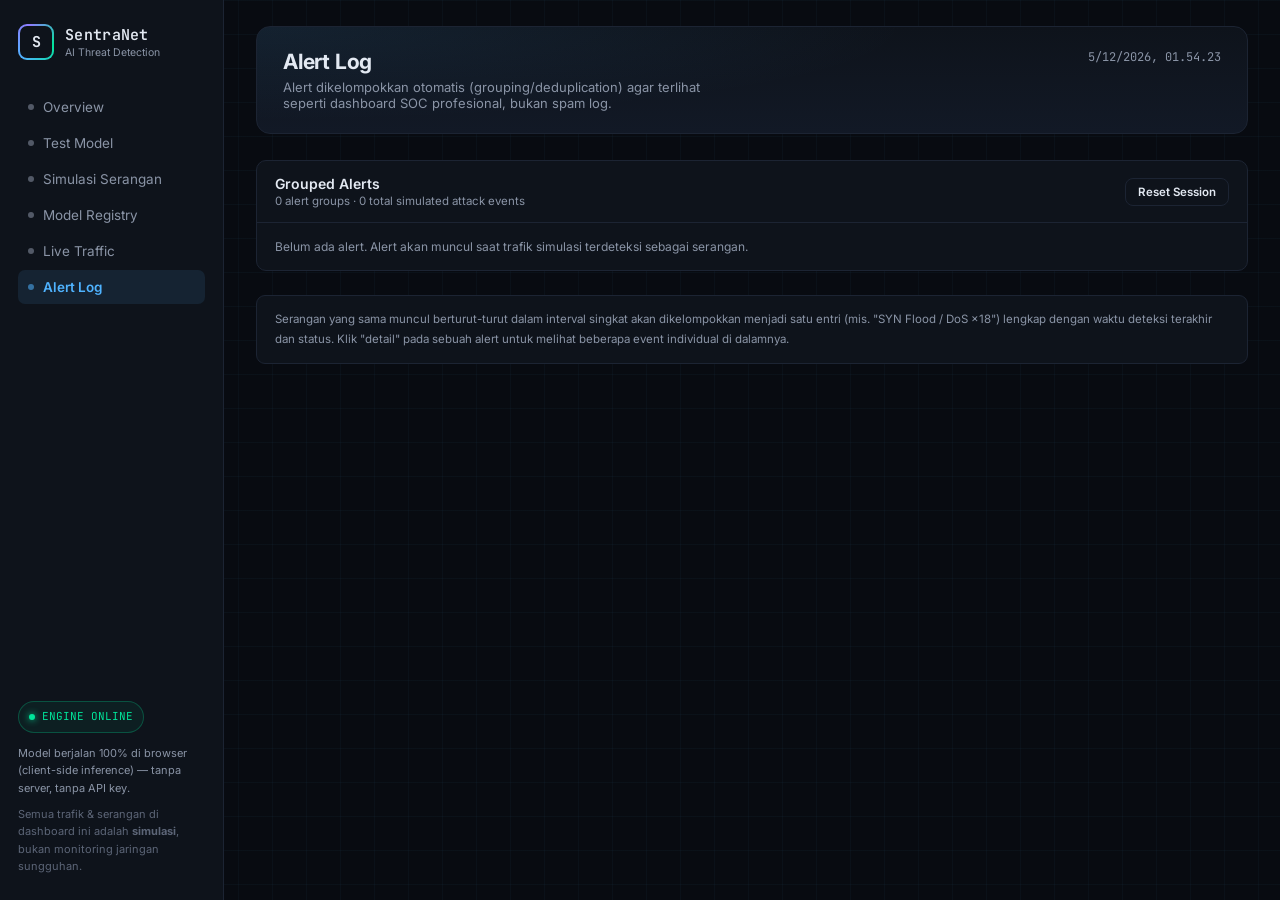
<file: alert-log.html>
<!DOCTYPE html>
<html lang="id">
<head>
<meta charset="UTF-8">
<meta name="viewport" content="width=device-width, initial-scale=1.0">
<title>Alert Log — SentraNet AI Threat Detection</title>
<link rel="preconnect" href="https://fonts.googleapis.com">
<link href="https://fonts.googleapis.com/css2?family=JetBrains+Mono:wght@400;500;600;700&family=Inter:wght@400;500;600;700;800&display=swap" rel="stylesheet">
<link rel="stylesheet" href="css/style.css">
</head>
<body>
<div class="app">
  <div id="sidebar-mount"></div>

  <main class="page">
    <div class="topbar">
      <div>
        <h1>Alert Log</h1>
        <p>Alert dikelompokkan otomatis (grouping/deduplication) agar terlihat seperti dashboard SOC profesional, bukan spam log.</p>
      </div>
      <div class="clock" id="clock">--:--:--</div>
    </div>

    <div class="panel">
      <div class="panel-head">
        <div>
          <h2>Grouped Alerts</h2>
          <div class="sub" id="alert-count">0 alert</div>
        </div>
        <button class="btn secondary small" id="btn-reset-session">Reset Session</button>
      </div>
      <div class="panel-body" id="alert-list" style="max-height:640px; overflow-y:auto;">
        <p style="color:var(--text-dim); font-size:12px;">Belum ada alert. Alert akan muncul saat trafik simulasi terdeteksi sebagai serangan.</p>
      </div>
    </div>

    <div class="footer-notice">
      Serangan yang sama muncul berturut-turut dalam interval singkat akan dikelompokkan menjadi satu entri (mis. "SYN Flood / DoS ×18") lengkap dengan waktu deteksi terakhir dan status. Klik "detail" pada sebuah alert untuk melihat beberapa event individual di dalamnya.
    </div>
  </main>
</div>

<div class="toast" id="toast"></div>

<script src="js/engine.js"></script>
<script src="js/ui.js"></script>
<script src="js/nav.js"></script>
<script>
(function(){
  const S = window.SentraNet, UI = window.SentraUI;

  function render(state){
    document.getElementById('alert-count').textContent = state.alerts.length + ' alert group' + (state.alerts.length===1?'':'s') +
      ' · ' + state.attackCount + ' total simulated attack events';
    const list = document.getElementById('alert-list');
    if(state.alerts.length===0){
      list.innerHTML = '<p style="color:var(--text-dim); font-size:12px;">Belum ada alert. Alert akan muncul saat trafik simulasi terdeteksi sebagai serangan.</p>';
      return;
    }
    list.innerHTML = '';
    state.alerts.forEach(a=>{
      const el = document.createElement('div');
      el.className = 'alert-item';
      const icon = a.severity === 'CRITICAL' || a.severity === 'HIGH' ? '' : 'warn';
      el.innerHTML = `
        <div class="alert-icon ${icon}">⚠</div>
        <div class="alert-text">
          <div class="row1">
            <span class="cat">${a.category}</span>
            <span class="sev-badge ${a.severity}">${a.severity}</span>
            <span style="color:var(--text-dim);">×${a.count} events</span>
            <span style="color:var(--text-faint); font-family:var(--mono); font-size:10px;">${a.status}</span>
          </div>
          <div class="meta">first: ${a.firstSeen} · last detected: ${a.lastSeen} · attack probability ${(a.lastProb*100).toFixed(1)}%</div>
          <span class="alert-expand" data-id="${a.id}">▸ detail event</span>
          <div class="alert-events" id="ev-${a.id}">
            ${a.events.map(e=>`<div>${e.time} — probability ${(e.prob*100).toFixed(1)}% — ${e.meta}</div>`).join('')}
          </div>
        </div>`;
      list.appendChild(el);
    });
    list.querySelectorAll('.alert-expand').forEach(btn=>{
      btn.addEventListener('click', ()=>{
        const id = btn.getAttribute('data-id');
        const ev = document.getElementById('ev-'+id);
        const open = ev.classList.toggle('show');
        btn.textContent = (open?'▾':'▸') + ' detail event';
      });
    });
  }

  window.addEventListener('DOMContentLoaded', ()=>{
    UI.startClock();
    S.onUpdate(render);
    render(S.loadState());

    document.getElementById('btn-reset-session').addEventListener('click', ()=>{
      if(confirm('Reset dashboard session? Ini akan menghapus traffic count, attack count, chart, dan alert log (model aktif tidak berubah).')){
        S.resetSession();
        render(S.loadState());
        UI.showToast('↺ Session direset.');
      }
    });
  });
})();
</script>
</body>
</html>
</file>
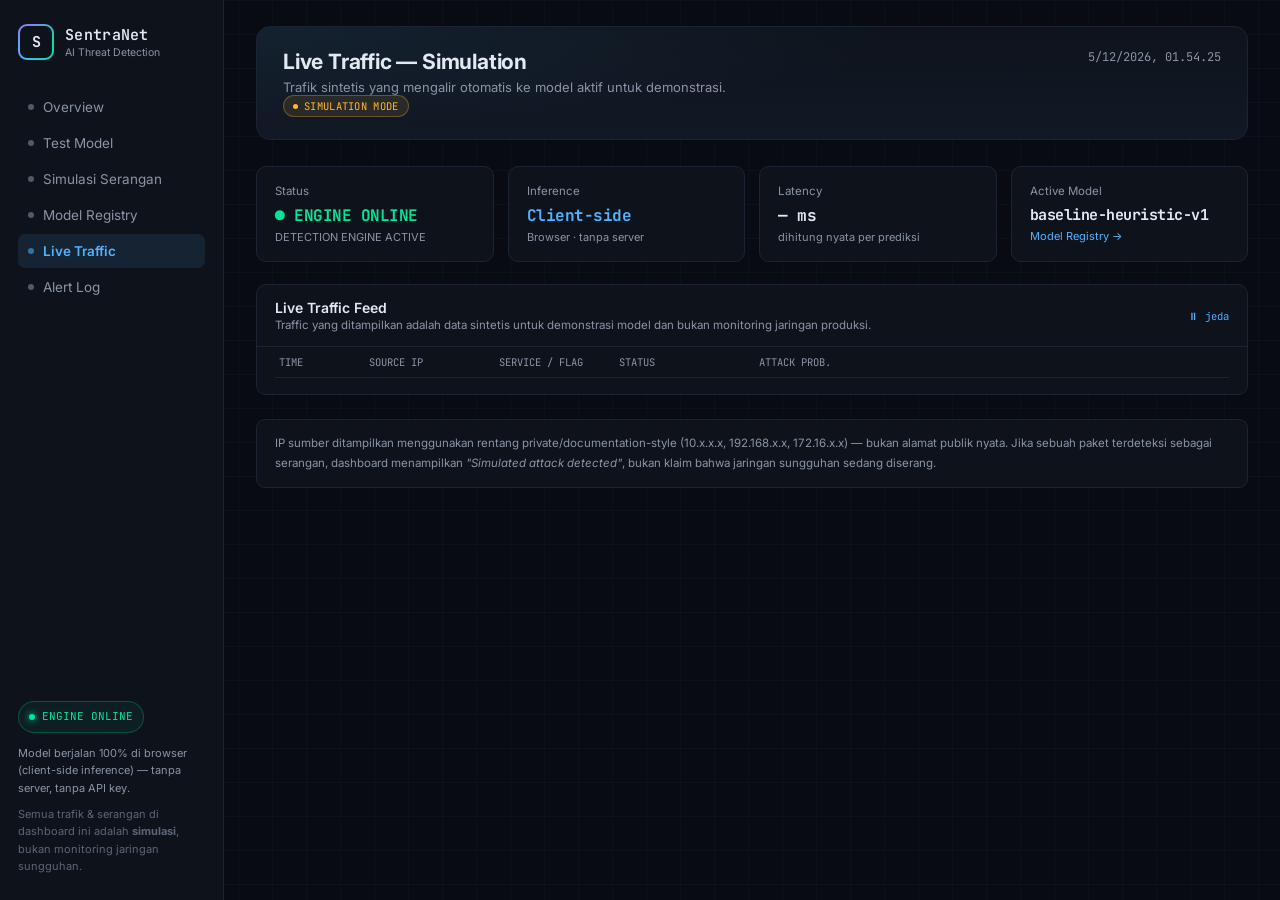
<file: live-traffic.html>
<!DOCTYPE html>
<html lang="id">
<head>
<meta charset="UTF-8">
<meta name="viewport" content="width=device-width, initial-scale=1.0">
<title>Live Traffic — SentraNet AI Threat Detection</title>
<link rel="preconnect" href="https://fonts.googleapis.com">
<link href="https://fonts.googleapis.com/css2?family=JetBrains+Mono:wght@400;500;600;700&family=Inter:wght@400;500;600;700;800&display=swap" rel="stylesheet">
<link rel="stylesheet" href="css/style.css">
</head>
<body>
<div class="app">
  <div id="sidebar-mount"></div>

  <main class="page">
    <div class="topbar">
      <div>
        <h1>Live Traffic — Simulation</h1>
        <p>Trafik sintetis yang mengalir otomatis ke model aktif untuk demonstrasi. <span class="sim-badge"><span class="dot"></span> SIMULATION MODE</span></p>
      </div>
      <div class="clock" id="clock">--:--:--</div>
    </div>

    <div class="grid-stats">
      <div class="stat-card">
        <div class="stat-label">Status</div>
        <div class="stat-value safe" style="font-size:16px;">● ENGINE ONLINE</div>
        <div class="stat-delta">DETECTION ENGINE ACTIVE</div>
      </div>
      <div class="stat-card">
        <div class="stat-label">Inference</div>
        <div class="stat-value info" style="font-size:16px;">Client-side</div>
        <div class="stat-delta">Browser · tanpa server</div>
      </div>
      <div class="stat-card">
        <div class="stat-label">Latency</div>
        <div class="stat-value" style="font-size:16px;" id="stat-latency">— ms</div>
        <div class="stat-delta">dihitung nyata per prediksi</div>
      </div>
      <div class="stat-card">
        <div class="stat-label">Active Model</div>
        <div class="stat-value" style="font-size:15px;" id="stat-model">baseline-heuristic-v1</div>
        <div class="stat-delta"><a href="model-registry.html" style="color:var(--accent-info); text-decoration:none;">Model Registry →</a></div>
      </div>
    </div>

    <div class="panel">
      <div class="panel-head">
        <div>
          <h2>Live Traffic Feed</h2>
          <div class="sub">Traffic yang ditampilkan adalah data sintetis untuk demonstrasi model dan bukan monitoring jaringan produksi.</div>
        </div>
        <span class="tag" id="feed-toggle-label" style="cursor:pointer; color:var(--accent-info);">⏸ jeda</span>
      </div>
      <div class="panel-body feed-wrap" style="padding-top:0;">
        <div class="feed-row head"><div>TIME</div><div>SOURCE IP</div><div>SERVICE / FLAG</div><div>STATUS</div><div>ATTACK PROB.</div></div>
        <div class="feed tall" id="feed"></div>
      </div>
    </div>

    <div class="footer-notice">
      IP sumber ditampilkan menggunakan rentang private/documentation-style (10.x.x.x, 192.168.x.x, 172.16.x.x) — bukan alamat publik nyata. Jika sebuah paket terdeteksi sebagai serangan, dashboard menampilkan <em>"Simulated attack detected"</em>, bukan klaim bahwa jaringan sungguhan sedang diserang.
    </div>
  </main>
</div>

<script src="js/engine.js"></script>
<script src="js/ui.js"></script>
<script src="js/nav.js"></script>
<script>
(function(){
  const S = window.SentraNet, UI = window.SentraUI;

  function render(state){
    const feed = document.getElementById('feed');
    feed.innerHTML = '';
    state.feed.forEach(e=>{
      const row = document.createElement('div');
      row.className = 'feed-row' + (e.isAttack?' attack':'');
      const statusLabel = e.isAttack ? ('🚨 ' + e.category) : 'NORMAL';
      row.innerHTML = `<div class="time">${e.time}</div>
        <div class="ip">${e.ip}</div>
        <div>${e.service}/${e.flag}</div>
        <div><span class="badge ${e.isAttack?'attack':'normal'}">${statusLabel}</span></div>
        <div class="conf">${(e.prob*100).toFixed(1)}%</div>`;
      feed.appendChild(row);
    });
    document.getElementById('feed-toggle-label').textContent = state.feedRunning ? '⏸ jeda' : '▶ lanjut';
  }

  function tick(){
    const state = S.loadState();
    if(!state.feedRunning) return;
    const sample = S.genRandomSample();
    const { probAttack, isAttack } = S.predict(sample);
    document.getElementById('stat-latency').textContent = S.getLastLatencyMs().toFixed(2) + ' ms';
    S.registerDetection(sample, probAttack, isAttack, isAttack ? S.classifyCategory(sample, probAttack) : null);
  }

  window.addEventListener('DOMContentLoaded', ()=>{
    UI.startClock();
    const model = S.getModel();
    document.getElementById('stat-model').textContent = (model.meta && model.meta.name) || 'baseline-heuristic-v1';

    S.onUpdate(render);
    render(S.loadState());

    document.getElementById('feed-toggle-label').addEventListener('click', ()=>{
      const state = S.loadState();
      state.feedRunning = !state.feedRunning;
      S.saveState(state);
    });

    setInterval(tick, 1400);
  });
})();
</script>
</body>
</html>
</file>
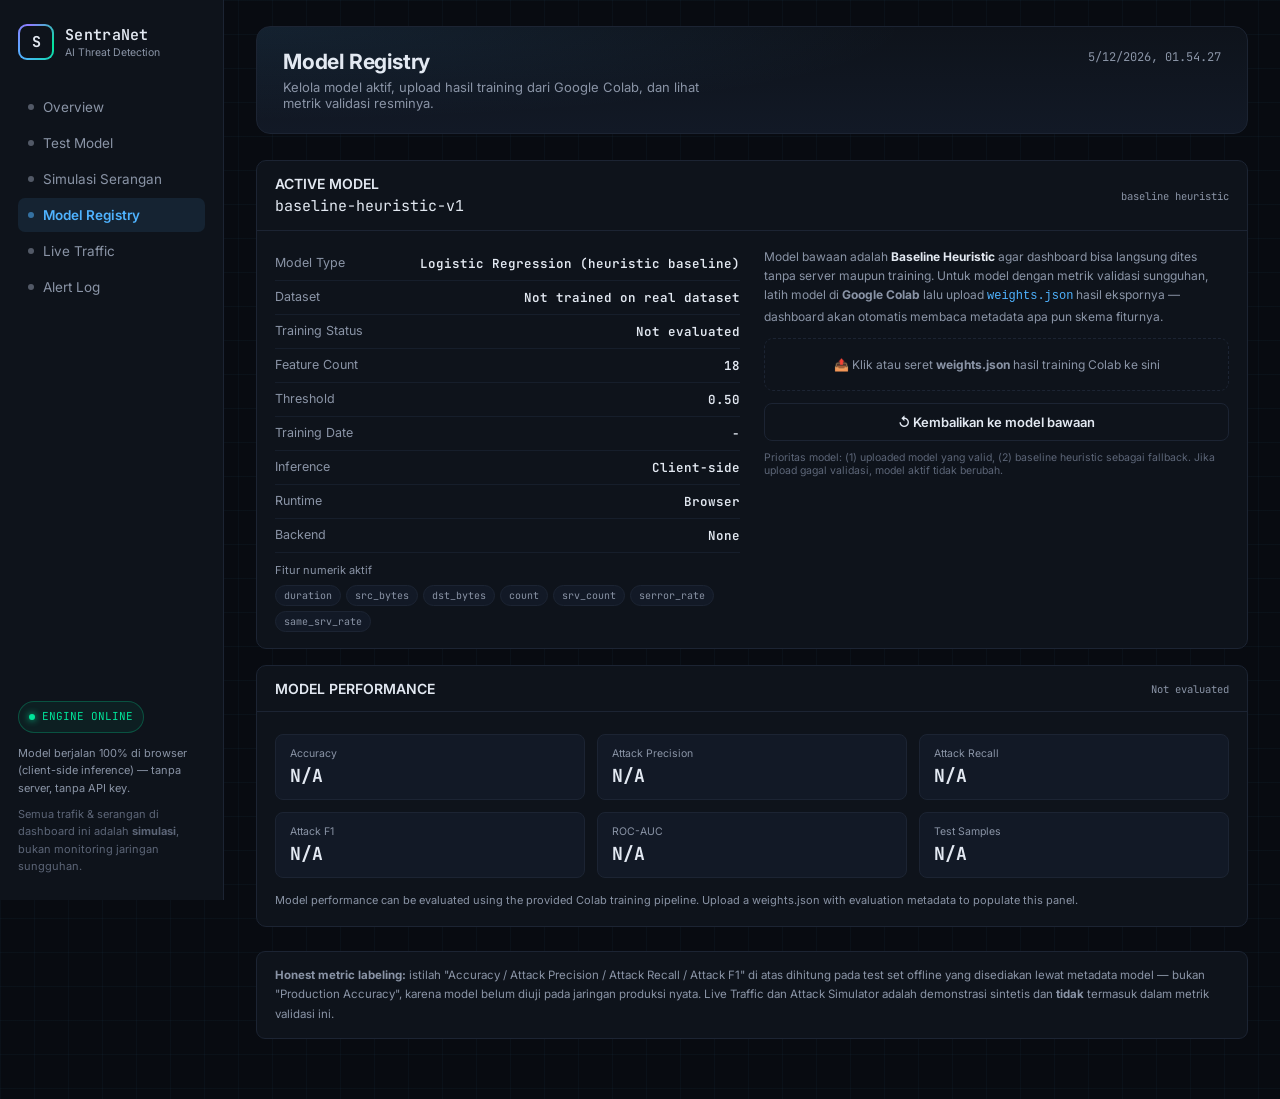
<file: model-registry.html>
<!DOCTYPE html>
<html lang="id">
<head>
<meta charset="UTF-8">
<meta name="viewport" content="width=device-width, initial-scale=1.0">
<title>Model Registry — SentraNet AI Threat Detection</title>
<link rel="preconnect" href="https://fonts.googleapis.com">
<link href="https://fonts.googleapis.com/css2?family=JetBrains+Mono:wght@400;500;600;700&family=Inter:wght@400;500;600;700;800&display=swap" rel="stylesheet">
<link rel="stylesheet" href="css/style.css">
</head>
<body>
<div class="app">
  <div id="sidebar-mount"></div>

  <main class="page">
    <div class="topbar">
      <div>
        <h1>Model Registry</h1>
        <p>Kelola model aktif, upload hasil training dari Google Colab, dan lihat metrik validasi resminya.</p>
      </div>
      <div class="clock" id="clock">--:--:--</div>
    </div>

    <div class="panel" style="margin-bottom:16px;">
      <div class="panel-head">
        <div>
          <h2>ACTIVE MODEL</h2>
          <div class="sub" id="mi-name" style="font-family:var(--mono); font-size:15px; color:var(--text); margin-top:4px;">-</div>
        </div>
        <span class="tag" id="model-source-tag">baseline heuristic</span>
      </div>
      <div class="panel-body">
        <div style="display:grid; grid-template-columns:1fr 1fr; gap:24px;">
          <div>
            <div class="kv"><span class="k">Model Type</span><span class="v" id="mi-type">-</span></div>
            <div class="kv"><span class="k">Dataset</span><span class="v" id="mi-dataset">-</span></div>
            <div class="kv"><span class="k">Training Status</span><span class="v" id="mi-status">-</span></div>
            <div class="kv"><span class="k">Feature Count</span><span class="v" id="mi-features">-</span></div>
            <div class="kv"><span class="k">Threshold</span><span class="v" id="mi-threshold">-</span></div>
            <div class="kv"><span class="k">Training Date</span><span class="v" id="mi-date">-</span></div>
            <div class="kv"><span class="k">Inference</span><span class="v">Client-side</span></div>
            <div class="kv"><span class="k">Runtime</span><span class="v">Browser</span></div>
            <div class="kv"><span class="k">Backend</span><span class="v">None</span></div>
            <div style="margin-top:10px;">
              <div style="font-size:11px; color:var(--text-dim); margin-bottom:4px;">Fitur numerik aktif</div>
              <div class="feature-pills" id="mi-pills"></div>
            </div>
          </div>
          <div>
            <p style="font-size:12px; color:var(--text-dim); line-height:1.6;">
              Model bawaan adalah <strong style="color:var(--text);">Baseline Heuristic</strong> agar dashboard bisa langsung dites tanpa server maupun training. Untuk model dengan metrik validasi sungguhan, latih model di <strong>Google Colab</strong> lalu upload <code style="color:var(--accent-info);">weights.json</code> hasil ekspornya — dashboard akan otomatis membaca metadata apa pun skema fiturnya.
            </p>
            <div class="file-drop" id="file-drop">
              📤 Klik atau seret <strong>weights.json</strong> hasil training Colab ke sini
            </div>
            <input type="file" id="file-input" accept=".json" style="display:none;">
            <div style="display:flex; gap:10px; margin-top:12px;">
              <button class="btn secondary" style="flex:1;" id="btn-reset-model">↺ Kembalikan ke model bawaan</button>
            </div>
            <p style="font-size:10.5px; color:var(--text-faint); margin-top:10px;">
              Prioritas model: (1) uploaded model yang valid, (2) baseline heuristic sebagai fallback. Jika upload gagal validasi, model aktif tidak berubah.
            </p>
          </div>
        </div>
      </div>
    </div>

    <div class="panel" style="margin-bottom:16px;">
      <div class="panel-head">
        <h2>MODEL PERFORMANCE</h2>
        <span class="tag" id="eval-scope-tag">Offline Test Set Evaluation</span>
      </div>
      <div class="panel-body">
        <div class="metric-grid">
          <div class="metric-card"><div class="k">Accuracy</div><div class="v" id="m-acc">N/A</div></div>
          <div class="metric-card"><div class="k">Attack Precision</div><div class="v" id="m-prec">N/A</div></div>
          <div class="metric-card"><div class="k">Attack Recall</div><div class="v" id="m-rec">N/A</div></div>
          <div class="metric-card"><div class="k">Attack F1</div><div class="v" id="m-f1">N/A</div></div>
          <div class="metric-card"><div class="k">ROC-AUC</div><div class="v" id="m-auc">N/A</div></div>
          <div class="metric-card"><div class="k">Test Samples</div><div class="v" id="m-samples">N/A</div></div>
        </div>
        <p style="font-size:11px; color:var(--text-dim); margin-top:14px; line-height:1.6;" id="metric-caption">
          Belum ada metrik validasi untuk model aktif ini.
        </p>
        <span class="dataset-toggle" id="dataset-toggle" style="display:none;">▸ Dataset Performance</span>
        <div class="dataset-breakdown" id="dataset-breakdown"></div>
      </div>
    </div>

    <div class="footer-notice">
      <strong>Honest metric labeling:</strong> istilah "Accuracy / Attack Precision / Attack Recall / Attack F1" di atas dihitung pada test set offline yang disediakan lewat metadata model — bukan "Production Accuracy", karena model belum diuji pada jaringan produksi nyata. Live Traffic dan Attack Simulator adalah demonstrasi sintetis dan <strong>tidak</strong> termasuk dalam metrik validasi ini.
    </div>
  </main>
</div>

<div class="toast" id="toast"></div>

<script src="js/engine.js"></script>
<script src="js/ui.js"></script>
<script src="js/nav.js"></script>
<script>
(function(){
  const S = window.SentraNet, UI = window.SentraUI;

  function renderModelInfo(){
    const m = S.getModel();
    const meta = m.meta || {};
    document.getElementById('mi-name').textContent = meta.name || meta.model_name || 'baseline-heuristic-v1';
    document.getElementById('mi-type').textContent = meta.model_type || meta.type || 'Logistic Regression / Heuristic Baseline';
    document.getElementById('mi-dataset').textContent = meta.dataset || 'Not trained on real dataset';
    document.getElementById('mi-status').textContent = meta.evaluation_status || 'Demo / Baseline';
    document.getElementById('mi-features').textContent = m.weights.length;
    document.getElementById('mi-threshold').textContent = (typeof meta.threshold === 'number') ? meta.threshold.toFixed(2) : '0.50 (default)';
    document.getElementById('mi-date').textContent = meta.training_date || '-';
    document.getElementById('model-source-tag').textContent = S.getModelSource()==='uploaded' ? 'model hasil training Colab' : 'baseline heuristic';

    const pillWrap = document.getElementById('mi-pills');
    pillWrap.innerHTML = '';
    (m.numeric_features || []).forEach(f=>{
      const pill = document.createElement('span');
      pill.className = 'feature-pill';
      pill.textContent = f;
      pillWrap.appendChild(pill);
    });

    document.getElementById('m-acc').textContent = UI.pct(meta.accuracy);
    document.getElementById('m-prec').textContent = UI.pct(meta.precision);
    document.getElementById('m-rec').textContent = UI.pct(meta.recall);
    document.getElementById('m-f1').textContent = UI.pct(meta.f1);
    document.getElementById('m-auc').textContent = UI.pct(meta.roc_auc);
    document.getElementById('m-samples').textContent = UI.num(meta.test_samples);

    const hasMetrics = meta.accuracy !== null && meta.accuracy !== undefined;
    document.getElementById('eval-scope-tag').textContent = meta.evaluation_scope || (hasMetrics ? 'Offline Test Set Evaluation' : 'Not evaluated');
    document.getElementById('metric-caption').textContent = hasMetrics
      ? 'Metrics are calculated on an offline test set. Live Traffic and Attack Simulator are synthetic demonstrations and are not included in these validation metrics.'
      : 'Model performance can be evaluated using the provided Colab training pipeline. Upload a weights.json with evaluation metadata to populate this panel.';

    const toggle = document.getElementById('dataset-toggle');
    const breakdown = document.getElementById('dataset-breakdown');
    if(Array.isArray(meta.dataset_metrics) && meta.dataset_metrics.length){
      toggle.style.display = 'inline-block';
      toggle.textContent = '▸ Dataset Performance';
      breakdown.innerHTML = meta.dataset_metrics.map(d => `
        <div class="metric-card" style="margin-top:8px;">
          <div class="k">${d.dataset || 'Dataset'}</div>
          <div style="display:flex; gap:18px; margin-top:6px; flex-wrap:wrap;">
            <div><span style="font-size:10.5px; color:var(--text-dim);">Accuracy</span><div class="v" style="font-size:14px;">${UI.pct(d.accuracy)}</div></div>
            <div><span style="font-size:10.5px; color:var(--text-dim);">F1</span><div class="v" style="font-size:14px;">${d.f1!==undefined && d.f1!==null ? Number(d.f1).toFixed(3) : 'N/A'}</div></div>
            <div><span style="font-size:10.5px; color:var(--text-dim);">Samples</span><div class="v" style="font-size:14px;">${UI.num(d.samples)}</div></div>
          </div>
        </div>`).join('');
      toggle.onclick = () => {
        const open = breakdown.classList.toggle('show');
        toggle.textContent = (open?'▾':'▸') + ' Dataset Performance';
      };
    } else {
      toggle.style.display = 'none';
      breakdown.classList.remove('show');
      breakdown.innerHTML = '';
    }
  }

  function handleFile(file){
    if(!file) return;
    const reader = new FileReader();
    reader.onload = (ev) => {
      let parsed;
      try{
        parsed = JSON.parse(ev.target.result);
      }catch(err){
        UI.showToast('❌ Invalid model file — JSON tidak valid: ' + err.message, true);
        return;
      }
      const check = S.validateWeights(parsed);
      if(!check.valid){
        UI.showToast('❌ Invalid model file — ' + check.reason, true);
        return;
      }
      S.saveModel(parsed, 'uploaded');
      renderModelInfo();
      UI.showToast('✅ Model berhasil dimuat: ' + (parsed.meta?.name || parsed.meta?.model_name || 'custom-model'));
    };
    reader.onerror = () => UI.showToast('❌ Gagal membaca file.', true);
    reader.readAsText(file);
  }

  window.addEventListener('DOMContentLoaded', ()=>{
    UI.startClock();
    renderModelInfo();

    const zone = document.getElementById('file-drop');
    const input = document.getElementById('file-input');
    zone.addEventListener('click', ()=>input.click());
    input.addEventListener('change', (e)=>handleFile(e.target.files[0]));
    ['dragenter','dragover'].forEach(evt => zone.addEventListener(evt, e=>{ e.preventDefault(); zone.classList.add('dragover'); }));
    ['dragleave','drop'].forEach(evt => zone.addEventListener(evt, e=>{ e.preventDefault(); zone.classList.remove('dragover'); }));
    zone.addEventListener('drop', e=>{ const f = e.dataTransfer.files[0]; if(f) handleFile(f); });

    document.getElementById('btn-reset-model').addEventListener('click', ()=>{
      S.resetModel();
      renderModelInfo();
      UI.showToast('↺ Baseline model restored');
    });
  });
})();
</script>
</body>
</html>
</file>
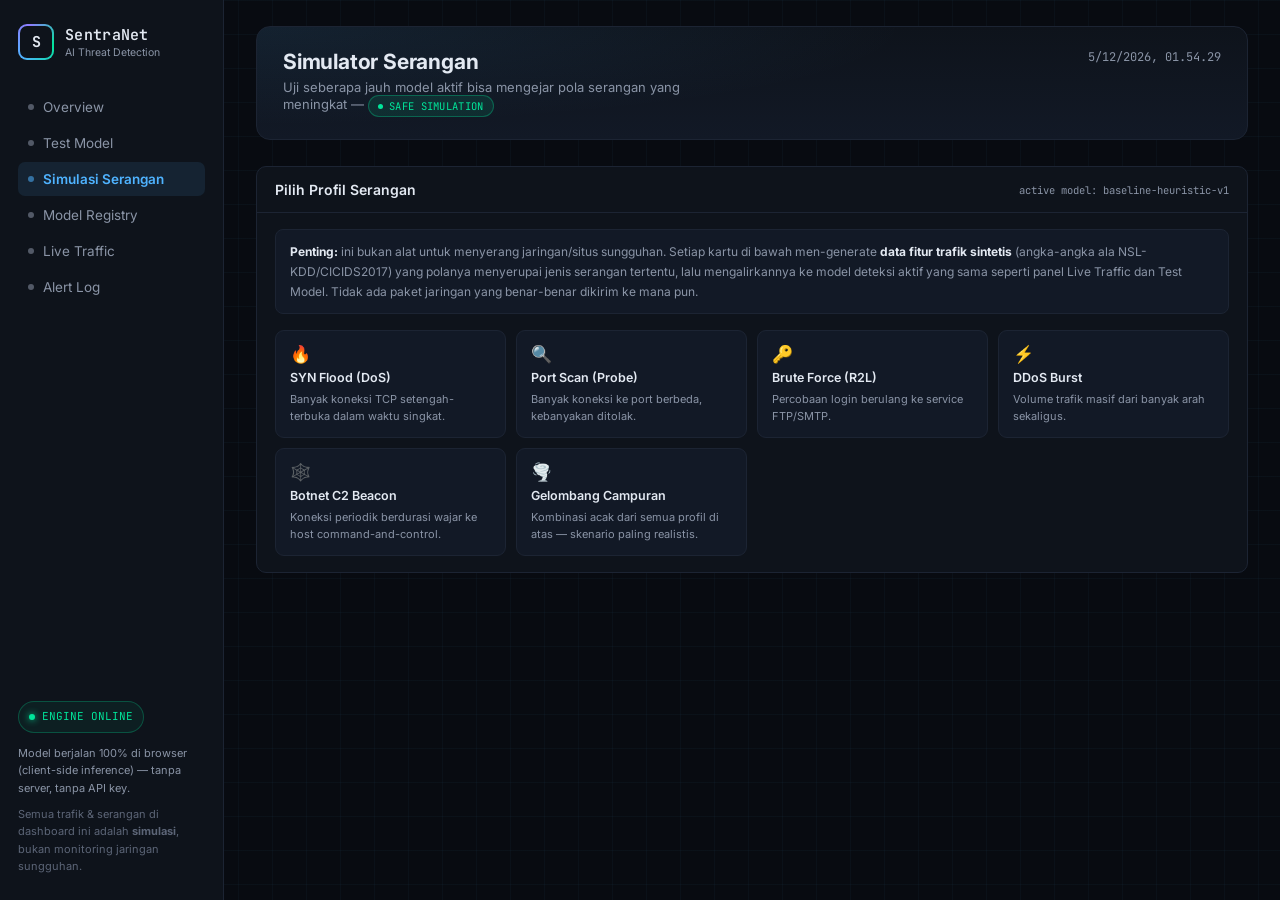
<file: simulator.html>
<!DOCTYPE html>
<html lang="id">
<head>
<meta charset="UTF-8">
<meta name="viewport" content="width=device-width, initial-scale=1.0">
<title>Simulasi Serangan — SentraNet AI Threat Detection</title>
<link rel="preconnect" href="https://fonts.googleapis.com">
<link href="https://fonts.googleapis.com/css2?family=JetBrains+Mono:wght@400;500;600;700&family=Inter:wght@400;500;600;700;800&display=swap" rel="stylesheet">
<link rel="stylesheet" href="css/style.css">
</head>
<body>
<div class="app">
  <div id="sidebar-mount"></div>

  <main class="page">
    <div class="topbar">
      <div>
        <h1>Simulator Serangan</h1>
        <p>Uji seberapa jauh model aktif bisa mengejar pola serangan yang meningkat — <span class="sim-badge safe"><span class="dot"></span> SAFE SIMULATION</span></p>
      </div>
      <div class="clock" id="clock">--:--:--</div>
    </div>

    <div class="panel">
      <div class="panel-head">
        <h2>Pilih Profil Serangan</h2>
        <span class="tag" id="engine-tag">stress-test model</span>
      </div>
      <div class="panel-body">
        <div class="sim-note">
          <strong>Penting:</strong> ini bukan alat untuk menyerang jaringan/situs sungguhan. Setiap kartu di bawah men-generate <strong>data fitur trafik sintetis</strong> (angka-angka ala NSL-KDD/CICIDS2017) yang polanya menyerupai jenis serangan tertentu, lalu mengalirkannya ke model deteksi aktif yang sama seperti panel Live Traffic dan Test Model. Tidak ada paket jaringan yang benar-benar dikirim ke mana pun.
        </div>
        <div class="sim-grid" id="sim-grid"></div>
        <div class="sim-progress" id="sim-progress">
          <div class="sim-progress-track"><div class="sim-progress-fill" id="sim-progress-fill"></div></div>
          <div class="sim-progress-label"><span id="sim-progress-text">Menjalankan simulasi...</span><span id="sim-progress-count">0/0</span></div>
        </div>

        <div class="sim-result" id="sim-result">
          <div style="font-size:13px; font-weight:600;" id="sim-result-title">SIMULATION RESULT</div>
          <div class="sim-result-grid">
            <div><div class="k">Packets simulated</div><div class="v" id="sr-total">0</div></div>
            <div><div class="k">Detected</div><div class="v" id="sr-detected" style="color:var(--accent-safe);">0</div></div>
            <div><div class="k">Missed</div><div class="v" id="sr-missed" style="color:var(--accent-alert);">0</div></div>
            <div><div class="k">Simulation Detection Rate (Recall)</div><div class="v" id="sr-recall">0%</div></div>
            <div><div class="k">Average attack probability</div><div class="v" id="sr-avgprob">0%</div></div>
            <div><div class="k">Risk</div><div class="v" id="sr-risk">—</div></div>
          </div>
          <p style="font-size:10.5px; color:var(--text-faint); margin-top:12px;">Angka di atas adalah hasil dari batch simulasi ini saja — bukan validation accuracy model. Untuk metrik validasi resmi model, lihat panel Model Registry.</p>
        </div>
      </div>
    </div>
  </main>
</div>

<div class="toast" id="toast"></div>

<script src="js/engine.js"></script>
<script src="js/ui.js"></script>
<script src="js/nav.js"></script>
<script>
(function(){
  const S = window.SentraNet, UI = window.SentraUI;
  let simRunning = false;

  function buildGrid(){
    const grid = document.getElementById('sim-grid');
    grid.innerHTML = '';
    Object.entries(S.ATTACK_PROFILES).forEach(([key, p]) => {
      const card = document.createElement('div');
      card.className = 'sim-card';
      card.onclick = () => runSimulation(key);
      card.innerHTML = `<div class="sim-icon">${p.icon}</div><div class="sim-name">${p.label}</div><div class="sim-desc">${p.desc}</div>`;
      grid.appendChild(card);
    });
  }

  async function runSimulation(kind, n){
    n = n || 20;
    if(simRunning){ UI.showToast('⏳ Simulasi lain masih berjalan, tunggu sampai selesai.', true); return; }
    const profile = S.ATTACK_PROFILES[kind];
    if(!profile) return;
    simRunning = true;
    const progress = document.getElementById('sim-progress');
    const fill = document.getElementById('sim-progress-fill');
    const text = document.getElementById('sim-progress-text');
    const count = document.getElementById('sim-progress-count');
    document.getElementById('sim-result').classList.remove('show');
    progress.classList.add('show');
    text.textContent = `Meluncurkan simulasi: ${profile.label}`;

    let detected = 0;
    let probSum = 0;
    for(let i=0;i<n;i++){
      const sample = profile.gen();
      const { probAttack, isAttack } = S.predict(sample);
      probSum += probAttack;
      const category = profile.category || S.classifyCategory(sample, probAttack);
      if(isAttack) detected++;
      S.registerDetection(sample, probAttack, isAttack, isAttack ? category : null);
      fill.style.width = Math.round(((i+1)/n)*100)+'%';
      count.textContent = `${i+1}/${n}`;
      await new Promise(r=>setTimeout(r, 85));
    }

    const missed = n - detected;
    const recall = Math.round((detected/n)*100);
    const avgProb = probSum/n;
    text.textContent = `Selesai — ${profile.label}`;

    document.getElementById('sim-result-title').textContent = `SIMULATION RESULT — ${profile.label}`;
    document.getElementById('sr-total').textContent = n;
    document.getElementById('sr-detected').textContent = detected;
    document.getElementById('sr-missed').textContent = missed;
    document.getElementById('sr-recall').textContent = recall + '%';
    document.getElementById('sr-avgprob').textContent = (avgProb*100).toFixed(1) + '%';
    const risk = avgProb >= 0.8 ? 'CRITICAL' : avgProb >= 0.6 ? 'HIGH' : avgProb >= 0.4 ? 'MEDIUM' : 'LOW';
    document.getElementById('sr-risk').textContent = risk;
    document.getElementById('sim-result').classList.add('show');

    UI.showToast(`✅ Simulasi "${profile.label}" selesai: ${detected}/${n} terdeteksi (recall ${recall}%)`);
    setTimeout(()=>{ progress.classList.remove('show'); fill.style.width='0%'; }, 1200);
    simRunning = false;
  }

  window.addEventListener('DOMContentLoaded', ()=>{
    UI.startClock();
    buildGrid();
    const model = S.getModel();
    document.getElementById('engine-tag').textContent = 'active model: ' + ((model.meta && model.meta.name) || 'baseline-heuristic-v1');
  });
})();
</script>
</body>
</html>
</file>
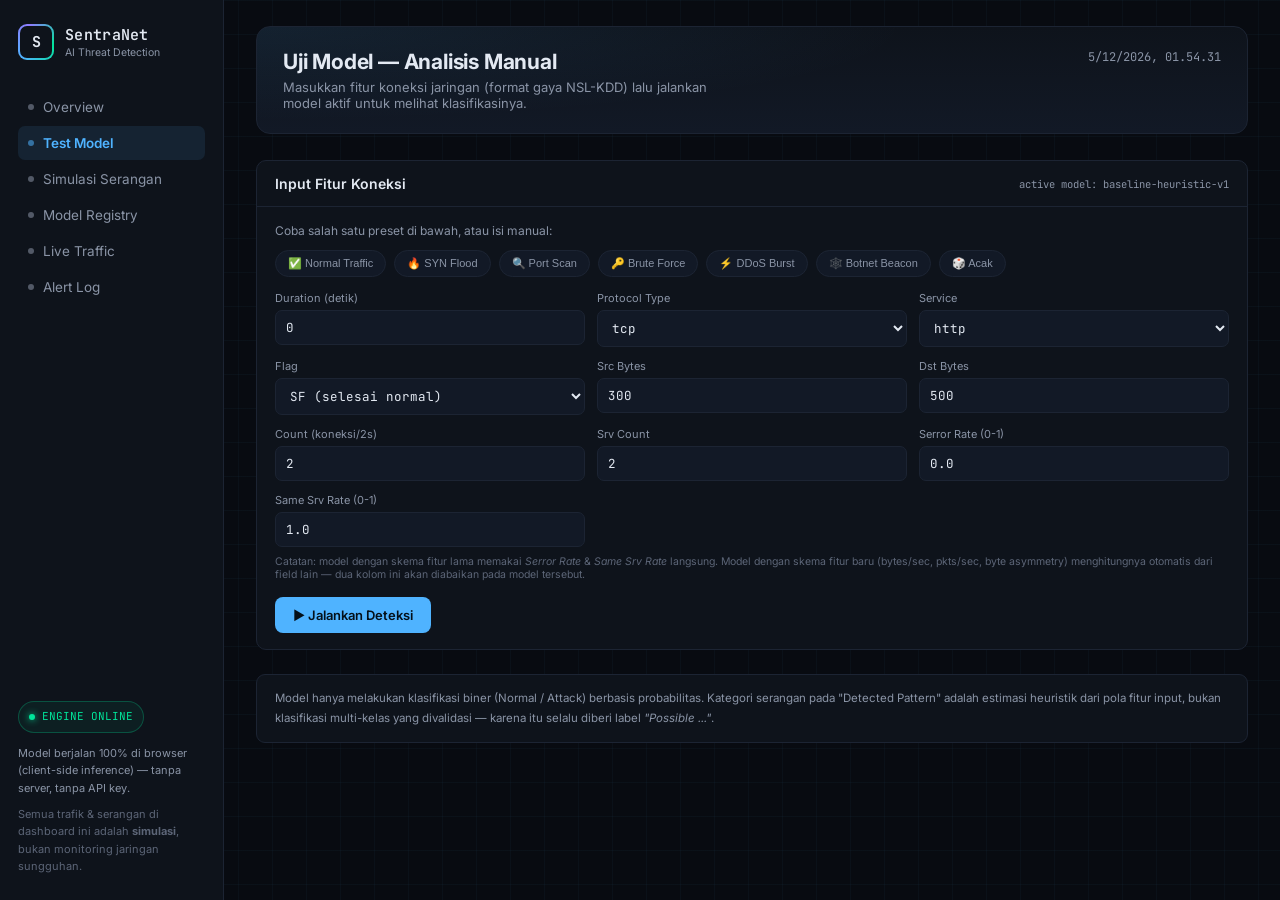
<file: test-model.html>
<!DOCTYPE html>
<html lang="id">
<head>
<meta charset="UTF-8">
<meta name="viewport" content="width=device-width, initial-scale=1.0">
<title>Test Model — SentraNet AI Threat Detection</title>
<link rel="preconnect" href="https://fonts.googleapis.com">
<link href="https://fonts.googleapis.com/css2?family=JetBrains+Mono:wght@400;500;600;700&family=Inter:wght@400;500;600;700;800&display=swap" rel="stylesheet">
<link rel="stylesheet" href="css/style.css">
</head>
<body>
<div class="app">
  <div id="sidebar-mount"></div>

  <main class="page">
    <div class="topbar">
      <div>
        <h1>Uji Model — Analisis Manual</h1>
        <p>Masukkan fitur koneksi jaringan (format gaya NSL-KDD) lalu jalankan model aktif untuk melihat klasifikasinya.</p>
      </div>
      <div class="clock" id="clock">--:--:--</div>
    </div>

    <div class="panel">
      <div class="panel-head">
        <h2>Input Fitur Koneksi</h2>
        <span class="tag" id="engine-tag">inference client-side</span>
      </div>
      <div class="panel-body">
        <p style="font-size:12px; color:var(--text-dim); margin-bottom:12px;">Coba salah satu preset di bawah, atau isi manual:</p>
        <div class="preset-row">
          <button class="preset-btn" onclick="loadPreset('normal')">✅ Normal Traffic</button>
          <button class="preset-btn" onclick="loadPreset('synflood')">🔥 SYN Flood</button>
          <button class="preset-btn" onclick="loadPreset('portscan')">🔍 Port Scan</button>
          <button class="preset-btn" onclick="loadPreset('bruteforce')">🔑 Brute Force</button>
          <button class="preset-btn" onclick="loadPreset('ddos')">⚡ DDoS Burst</button>
          <button class="preset-btn" onclick="loadPreset('botnet')">🕸️ Botnet Beacon</button>
          <button class="preset-btn" onclick="loadPreset('random')">🎲 Acak</button>
        </div>
        <div class="test-grid">
          <div class="field"><label>Duration (detik)</label><input type="number" id="f-duration" value="0" min="0"></div>
          <div class="field"><label>Protocol Type</label>
            <select id="f-protocol"><option value="tcp">tcp</option><option value="udp">udp</option><option value="icmp">icmp</option></select>
          </div>
          <div class="field"><label>Service</label>
            <select id="f-service"><option value="http">http</option><option value="ftp">ftp</option><option value="smtp">smtp</option><option value="other">other</option></select>
          </div>
          <div class="field"><label>Flag</label>
            <select id="f-flag"><option value="SF">SF (selesai normal)</option><option value="S0">S0 (tanpa respons)</option><option value="REJ">REJ (ditolak)</option><option value="other">other</option></select>
          </div>
          <div class="field"><label>Src Bytes</label><input type="number" id="f-srcbytes" value="300" min="0"></div>
          <div class="field"><label>Dst Bytes</label><input type="number" id="f-dstbytes" value="500" min="0"></div>
          <div class="field"><label>Count (koneksi/2s)</label><input type="number" id="f-count" value="2" min="0"></div>
          <div class="field"><label>Srv Count</label><input type="number" id="f-srvcount" value="2" min="0"></div>
          <div class="field"><label>Serror Rate (0-1)</label><input type="number" id="f-serror" value="0.0" min="0" max="1" step="0.01"></div>
          <div class="field"><label>Same Srv Rate (0-1)</label><input type="number" id="f-samesrv" value="1.0" min="0" max="1" step="0.01"></div>
        </div>
        <p style="font-size:10.5px; color:var(--text-faint); margin-top:8px;">Catatan: model dengan skema fitur lama memakai <em>Serror Rate</em> &amp; <em>Same Srv Rate</em> langsung. Model dengan skema fitur baru (bytes/sec, pkts/sec, byte asymmetry) menghitungnya otomatis dari field lain — dua kolom ini akan diabaikan pada model tersebut.</p>
        <div style="margin-top:16px; display:flex; gap:10px; flex-wrap:wrap;">
          <button class="btn" onclick="runInference()">▶ Jalankan Deteksi</button>
          <span style="font-size:11px; color:var(--text-faint); align-self:center;" id="latency-note"></span>
        </div>

        <div class="result-box" id="result-box" style="display:none;">
          <div class="result-cell">
            <div class="rk">Prediction</div>
            <div class="result-verdict" id="result-verdict">—</div>
          </div>
          <div class="result-cell">
            <div class="rk">Attack Probability</div>
            <div class="result-verdict" id="result-prob" style="font-size:19px;">—</div>
            <div class="conf-bar-track"><div class="conf-bar-fill" id="conf-bar" style="width:0%;"></div></div>
          </div>
          <div class="result-cell">
            <div class="rk">Risk Level</div>
            <div class="result-verdict" id="result-risk" style="font-size:16px;">—</div>
          </div>
          <div class="result-cell">
            <div class="rk">Detected Pattern</div>
            <div class="result-sub" id="result-pattern" style="font-size:12.5px; color:var(--text);">—</div>
          </div>
        </div>
      </div>
    </div>

    <div class="footer-notice">
      Model hanya melakukan klasifikasi biner (Normal / Attack) berbasis probabilitas. Kategori serangan pada "Detected Pattern" adalah estimasi heuristik dari pola fitur input, bukan klasifikasi multi-kelas yang divalidasi — karena itu selalu diberi label <em>"Possible ..."</em>.
    </div>
  </main>
</div>

<div class="toast" id="toast"></div>

<script src="js/engine.js"></script>
<script src="js/ui.js"></script>
<script src="js/nav.js"></script>
<script>
(function(){
  const S = window.SentraNet, UI = window.SentraUI;

  const PRESETS = {
    normal:     {duration:12, protocol:'tcp', service:'http',  flag:'SF',  src:512, dst:2048, count:2,  srv:2,  serror:0.0, samesrv:1.0},
    synflood:   {duration:0,  protocol:'tcp', service:'other', flag:'S0',  src:0,   dst:0,    count:45, srv:40, serror:0.95,samesrv:0.1},
    portscan:   {duration:0,  protocol:'tcp', service:'other', flag:'REJ', src:0,   dst:0,    count:22, srv:20, serror:0.4, samesrv:0.05},
    bruteforce: {duration:2,  protocol:'tcp', service:'ftp',   flag:'S0',  src:40,  dst:0,    count:8,  srv:8,  serror:0.4, samesrv:0.7},
    ddos:       {duration:0,  protocol:'udp', service:'other', flag:'S0',  src:5,   dst:0,    count:120,srv:100,serror:0.9, samesrv:0.05},
    botnet:     {duration:32, protocol:'tcp', service:'other', flag:'SF',  src:80,  dst:40,   count:1,  srv:1,  serror:0.05,samesrv:0.9}
  };

  window.loadPreset = function(kind){
    if(kind==='random'){
      document.getElementById('f-duration').value = Math.floor(Math.random()*60);
      document.getElementById('f-protocol').value = ['tcp','udp','icmp'][Math.floor(Math.random()*3)];
      document.getElementById('f-service').value = ['http','ftp','smtp','other'][Math.floor(Math.random()*4)];
      document.getElementById('f-flag').value = ['SF','S0','REJ','other'][Math.floor(Math.random()*4)];
      document.getElementById('f-srcbytes').value = Math.floor(Math.random()*3000);
      document.getElementById('f-dstbytes').value = Math.floor(Math.random()*3000);
      document.getElementById('f-count').value = Math.floor(Math.random()*40);
      document.getElementById('f-srvcount').value = Math.floor(Math.random()*40);
      document.getElementById('f-serror').value = (Math.random()).toFixed(2);
      document.getElementById('f-samesrv').value = (Math.random()).toFixed(2);
      return;
    }
    const p = PRESETS[kind];
    if(!p) return;
    document.getElementById('f-duration').value = p.duration;
    document.getElementById('f-protocol').value = p.protocol;
    document.getElementById('f-service').value = p.service;
    document.getElementById('f-flag').value = p.flag;
    document.getElementById('f-srcbytes').value = p.src;
    document.getElementById('f-dstbytes').value = p.dst;
    document.getElementById('f-count').value = p.count;
    document.getElementById('f-srvcount').value = p.srv;
    document.getElementById('f-serror').value = p.serror;
    document.getElementById('f-samesrv').value = p.samesrv;
  };

  function readForm(){
    const ids = ['f-duration','f-srcbytes','f-dstbytes','f-count','f-srvcount','f-serror','f-samesrv'];
    for(const id of ids){
      const v = document.getElementById(id).value;
      if(v === '' || !isFinite(Number(v))){
        UI.showToast('❌ Input tidak valid pada field ' + id.replace('f-','') + ' (kosong / bukan angka).', true);
        return null;
      }
      if(Number(v) < 0){
        UI.showToast('❌ Nilai tidak boleh negatif pada field ' + id.replace('f-','') + '.', true);
        return null;
      }
    }
    const serror = parseFloat(document.getElementById('f-serror').value);
    const samesrv = parseFloat(document.getElementById('f-samesrv').value);
    if(serror > 1 || samesrv > 1){
      UI.showToast('❌ Serror Rate & Same Srv Rate harus di antara 0 dan 1.', true);
      return null;
    }
    return {
      duration: parseFloat(document.getElementById('f-duration').value),
      protocol_type: document.getElementById('f-protocol').value,
      service: document.getElementById('f-service').value,
      flag: document.getElementById('f-flag').value,
      src_bytes: parseFloat(document.getElementById('f-srcbytes').value),
      dst_bytes: parseFloat(document.getElementById('f-dstbytes').value),
      count: parseFloat(document.getElementById('f-count').value),
      srv_count: parseFloat(document.getElementById('f-srvcount').value),
      serror_rate: serror,
      same_srv_rate: samesrv
    };
  }

  window.runInference = function(){
    const sample = readForm();
    if(!sample) return;
    let probAttack, isAttack;
    try{
      const r = S.predict(sample);
      probAttack = r.probAttack; isAttack = r.isAttack;
    }catch(err){
      UI.showToast('❌ Model gagal memproses input: ' + err.message, true);
      return;
    }
    const category = isAttack ? S.classifyCategory(sample, probAttack) : null;
    const severity = isAttack ? S.severityFor(category, probAttack) : 'LOW';
    const pattern = isAttack ? S.patternFor(category) : 'Tidak ada pola anomali terdeteksi';

    const box = document.getElementById('result-box');
    box.style.display='grid';
    box.className = 'result-box ' + (isAttack ? 'attack' : 'normal');
    document.getElementById('result-verdict').textContent = isAttack ? '🚨 ATTACK' : '✓ NORMAL';
    document.getElementById('result-verdict').className = 'result-verdict ' + (isAttack?'attack':'normal');
    document.getElementById('result-prob').textContent = (probAttack*100).toFixed(1)+'%';
    document.getElementById('result-risk').textContent = isAttack ? severity : 'LOW';
    document.getElementById('result-pattern').textContent = pattern;

    const bar = document.getElementById('conf-bar');
    bar.style.width = (probAttack*100).toFixed(0)+'%';
    bar.style.background = isAttack ? 'var(--accent-alert)' : 'var(--accent-safe)';

    document.getElementById('latency-note').textContent = 'inference latency: ' + S.getLastLatencyMs().toFixed(2) + ' ms';

    S.registerDetection(sample, probAttack, isAttack, category);
  };

  window.addEventListener('DOMContentLoaded', ()=>{
    UI.startClock();
    const model = S.getModel();
    document.getElementById('engine-tag').textContent = 'active model: ' + ((model.meta && model.meta.name) || 'baseline-heuristic-v1');
  });
})();
</script>
</body>
</html>
</file>
<file: css/style.css>
:root{
  --bg:#080b11;
  --bg-panel:#0e131b;
  --bg-panel-2:#121926;
  --line:#1c2433;
  --line-soft:#161e2b;
  --text:#e3e9f2;
  --text-dim:#8a94a6;
  --text-faint:#5c6577;
  --accent-safe:#00e59a;
  --accent-alert:#ff4468;
  --accent-warn:#ffb734;
  --accent-info:#4fb3ff;
  --accent-violet:#8f7bff;
  --accent-critical:#ff4468;
  --accent-high:#ff8a3d;
  --accent-medium:#ffb734;
  --accent-low:#8a94a6;
  --mono:'JetBrains Mono', monospace;
  --sans:'Inter', sans-serif;
  --radius:10px;
  --ease:cubic-bezier(.2,.7,.3,1);
}
*{box-sizing:border-box; margin:0; padding:0;}
@media (prefers-reduced-motion: reduce){
  *{animation-duration:0.001ms !important; animation-iteration-count:1 !important; transition-duration:0.001ms !important;}
}
body{
  background:var(--bg);
  color:var(--text);
  font-family:var(--sans);
  min-height:100vh;
  background-image:
    linear-gradient(rgba(79,179,255,0.035) 1px, transparent 1px),
    linear-gradient(90deg, rgba(79,179,255,0.035) 1px, transparent 1px);
  background-size: 34px 34px;
}
.app{display:grid; grid-template-columns:224px 1fr; min-height:100vh;}

@keyframes riseIn{ from{opacity:0; transform:translateY(10px);} to{opacity:1; transform:translateY(0);} }
main.page > *{ animation:riseIn .5s var(--ease) both; }
main.page > *:nth-child(1){ animation-delay:.02s; }
main.page > *:nth-child(2){ animation-delay:.06s; }
main.page > *:nth-child(3){ animation-delay:.10s; }
main.page > *:nth-child(4){ animation-delay:.14s; }
main.page > *:nth-child(5){ animation-delay:.18s; }

/* SIDEBAR */
.sidebar{
  background:var(--bg-panel);
  border-right:1px solid var(--line);
  padding:24px 18px;
  display:flex; flex-direction:column; gap:30px;
  position:sticky; top:0; height:100vh;
}
.brand{display:flex; align-items:center; gap:11px;}
.brand-mark{
  width:36px; height:36px; border-radius:9px;
  background:conic-gradient(from 220deg, var(--accent-info), var(--accent-violet), var(--accent-safe), var(--accent-info));
  display:flex; align-items:center; justify-content:center;
  font-family:var(--mono); font-weight:700; color:#04101a; font-size:15px;
  position:relative; overflow:hidden;
}
.brand-mark::after{
  content:''; position:absolute; inset:2px; border-radius:7px;
  background:var(--bg-panel); display:flex;
}
.brand-mark span{position:relative; z-index:1; color:var(--text);}
.brand-name{font-family:var(--mono); font-weight:600; font-size:15px; letter-spacing:0.3px;}
.brand-sub{font-size:10.5px; color:var(--text-dim); margin-top:1px;}
.nav{display:flex; flex-direction:column; gap:2px;}
.nav a{
  color:var(--text-dim); text-decoration:none; font-size:13.5px;
  padding:9px 10px; border-radius:7px; display:flex; align-items:center; gap:9px;
  transition:background 0.15s var(--ease), color 0.15s var(--ease); cursor:pointer;
}
.nav a:hover{background:var(--bg-panel-2); color:var(--text);}
.nav a.active{background:rgba(79,179,255,0.1); color:var(--accent-info); font-weight:600;}
.nav-dot{width:6px; height:6px; border-radius:50%; background:currentColor; opacity:0.55; flex-shrink:0;}
.sidebar-foot{margin-top:auto; font-size:11px; color:var(--text-dim); line-height:1.6;}
.status-pill{
  display:inline-flex; align-items:center; gap:7px;
  font-family:var(--mono); font-size:11px; color:var(--accent-safe);
  padding:6px 10px; border:1px solid rgba(0,229,154,0.25); border-radius:20px;
  background:rgba(0,229,154,0.06);
}
.status-pill .dot{width:6px; height:6px; border-radius:50%; background:var(--accent-safe); box-shadow:0 0 7px var(--accent-safe); animation:pulse 1.7s infinite;}
@keyframes pulse{0%,100%{opacity:1;} 50%{opacity:0.3;}}

/* mobile hamburger, hidden on desktop */
.mobile-toggle{
  display:none; position:fixed; top:14px; left:14px; z-index:50;
  width:38px; height:38px; border-radius:9px; border:1px solid var(--line);
  background:var(--bg-panel); flex-direction:column; align-items:center; justify-content:center; gap:4px; cursor:pointer;
}
.mobile-toggle span{width:16px; height:2px; background:var(--text); border-radius:2px;}

/* MAIN */
main.page{padding:26px 32px 60px; overflow-x:hidden; position:relative;}

.topbar{
  display:flex; justify-content:space-between; align-items:flex-start; margin-bottom:26px; flex-wrap:wrap; gap:14px;
  position:relative; padding:22px 26px; border-radius:14px; overflow:hidden;
  background:radial-gradient(120% 160% at 0% 0%, rgba(79,179,255,0.09), transparent 55%),
             linear-gradient(180deg, var(--bg-panel), var(--bg-panel-2));
  border:1px solid var(--line);
}
.radar-sweep{
  position:absolute; top:50%; right:-40px; width:280px; height:280px; transform:translateY(-50%);
  border-radius:50%; pointer-events:none; opacity:0.55;
  background:conic-gradient(from 0deg, rgba(79,179,255,0.28), transparent 32%);
  animation:spin 5.5s linear infinite;
}
.radar-sweep::before, .radar-sweep::after{
  content:''; position:absolute; border-radius:50%; border:1px solid rgba(79,179,255,0.18);
}
.radar-sweep::before{ inset:35px; }
.radar-sweep::after{ inset:95px; }
@keyframes spin{ to{ transform:translateY(-50%) rotate(360deg); } }
.topbar h1{font-size:21px; font-weight:700; letter-spacing:-0.2px; position:relative;}
.topbar p{color:var(--text-dim); font-size:13px; margin-top:5px; position:relative; max-width:56ch;}
.clock{font-family:var(--mono); font-size:12px; color:var(--text-dim); text-align:right; position:relative;}

.grid-stats{display:grid; grid-template-columns:repeat(4,1fr); gap:14px; margin-bottom:22px;}
.stat-card{
  background:var(--bg-panel); border:1px solid var(--line); border-radius:var(--radius); padding:17px 18px;
  transition:border-color .2s var(--ease), transform .2s var(--ease);
}
.stat-card:hover{ border-color:#28344a; transform:translateY(-1px); }
.stat-label{font-size:11.5px; color:var(--text-dim); display:flex; justify-content:space-between; align-items:center;}
.stat-value{font-family:var(--mono); font-size:27px; font-weight:700; margin-top:7px; letter-spacing:-0.5px; font-variant-numeric:tabular-nums;}
.stat-value.alert{color:var(--accent-alert);}
.stat-value.safe{color:var(--accent-safe);}
.stat-value.info{color:var(--accent-info);}
.stat-delta{font-size:11px; margin-top:4px; color:var(--text-dim);}

.grid-main{display:grid; grid-template-columns:1.4fr 1fr; gap:16px; margin-bottom:16px;}
@media(max-width:1100px){
  .grid-main{grid-template-columns:1fr;}
  .grid-stats{grid-template-columns:repeat(2,1fr);}
  .app{grid-template-columns:1fr;}
  .sidebar{position:fixed; left:0; top:0; z-index:49; transform:translateX(-100%); transition:transform .25s var(--ease); width:250px; box-shadow:0 0 40px rgba(0,0,0,0.5);}
  .sidebar.open{transform:translateX(0);}
  .mobile-toggle{display:flex;}
  main.page{padding-top:70px;}
}

.panel{background:var(--bg-panel); border:1px solid var(--line); border-radius:var(--radius); overflow:hidden;}
.panel-head{
  padding:14px 18px; border-bottom:1px solid var(--line);
  display:flex; justify-content:space-between; align-items:center; gap:10px; flex-wrap:wrap;
}
.panel-head h2{font-size:14px; font-weight:600;}
.panel-head .sub{font-size:11.5px; color:var(--text-dim); margin-top:2px;}
.panel-head .tag{font-family:var(--mono); font-size:10.5px; color:var(--text-dim);}
.panel-body{padding:16px 18px;}

/* simulation badges */
.sim-badge{
  display:inline-flex; align-items:center; gap:6px; font-family:var(--mono); font-size:10.5px;
  padding:3px 9px; border-radius:20px; letter-spacing:0.3px;
  background:rgba(255,183,52,0.1); color:var(--accent-warn); border:1px solid rgba(255,183,52,0.3);
}
.sim-badge .dot{width:5px; height:5px; border-radius:50%; background:var(--accent-warn); animation:pulse 1.7s infinite;}
.sim-badge.safe{background:rgba(0,229,154,0.1); color:var(--accent-safe); border-color:rgba(0,229,154,0.3);}
.sim-badge.safe .dot{background:var(--accent-safe);}
.notice-line{font-size:11.5px; color:var(--text-dim); margin-top:6px; line-height:1.6;}
.notice-line strong{color:var(--text);}

/* severity badges */
.sev-badge{font-family:var(--mono); font-size:10px; font-weight:600; padding:2px 8px; border-radius:5px; letter-spacing:0.3px; white-space:nowrap;}
.sev-badge.CRITICAL{background:rgba(255,68,104,0.15); color:var(--accent-critical);}
.sev-badge.HIGH{background:rgba(255,138,61,0.15); color:var(--accent-high);}
.sev-badge.MEDIUM{background:rgba(255,183,52,0.15); color:var(--accent-medium);}
.sev-badge.LOW{background:rgba(138,148,166,0.15); color:var(--accent-low);}

/* tooltips */
.tt{position:relative; cursor:help; border-bottom:1px dotted var(--text-faint);}
.tt .tt-bubble{
  position:absolute; bottom:calc(100% + 8px); left:50%; transform:translateX(-50%);
  background:var(--bg-panel-2); border:1px solid var(--line); color:var(--text-dim);
  font-size:11px; line-height:1.5; padding:8px 10px; border-radius:7px; width:210px;
  opacity:0; pointer-events:none; transition:opacity .15s var(--ease); z-index:20; font-family:var(--sans);
}
.tt:hover .tt-bubble, .tt:focus .tt-bubble{opacity:1;}

/* LIVE FEED */
.feed-wrap{overflow-x:auto;}
.feed{max-height:340px; overflow-y:auto; display:flex; flex-direction:column-reverse; gap:0;}
.feed.tall{max-height:560px;}
.feed-row{
  display:grid; grid-template-columns:80px 120px 110px 130px 80px; gap:10px; min-width:560px;
  padding:8px 4px; border-bottom:1px solid var(--line-soft); font-family:var(--mono); font-size:11.5px; align-items:center;
}
.feed-row.head{color:var(--text-dim); font-size:10.5px; border-bottom:1px solid var(--line);}
.feed-row.attack{background:rgba(255,68,104,0.06);}
.feed-row.enter{ animation:rowIn .28s var(--ease); }
@keyframes rowIn{ from{opacity:0; transform:translateY(-4px);} to{opacity:1; transform:translateY(0);} }
.feed-row .time{color:var(--text-faint);}
.badge{padding:2px 8px; border-radius:5px; font-size:10px; font-weight:600; letter-spacing:0.2px; width:fit-content;}
.badge.normal{background:rgba(0,229,154,0.12); color:var(--accent-safe);}
.badge.attack{background:rgba(255,68,104,0.15); color:var(--accent-alert);}
.feed-row .ip{color:var(--text);}
.conf{color:var(--text-dim);}

/* ALERT LOG */
.alert-item{
  padding:12px 0; border-bottom:1px solid var(--line-soft); display:flex; gap:10px; align-items:flex-start;
  animation:rowIn .3s var(--ease);
}
.alert-item:last-child{border-bottom:none;}
.alert-icon{
  width:27px; height:27px; border-radius:7px; flex-shrink:0;
  display:flex; align-items:center; justify-content:center; font-size:13px;
  background:rgba(255,68,104,0.12); color:var(--accent-alert);
}
.alert-icon.warn{background:rgba(255,183,52,0.12); color:var(--accent-warn);}
.alert-text{font-size:12.5px; flex:1;}
.alert-text .row1{display:flex; align-items:center; gap:8px; flex-wrap:wrap;}
.alert-text .cat{font-weight:600;}
.alert-text .meta{color:var(--text-dim); font-size:11px; margin-top:4px; font-family:var(--mono);}
.alert-events{margin-top:8px; padding-top:8px; border-top:1px dashed var(--line-soft); display:none; font-family:var(--mono); font-size:10.5px; color:var(--text-dim); line-height:1.8;}
.alert-events.show{display:block;}
.alert-expand{font-size:10.5px; color:var(--accent-info); cursor:pointer; margin-top:6px; display:inline-block;}

/* CHARTS */
.chart-wrap{position:relative; height:210px;}

/* TEST PANEL */
.test-grid{display:grid; grid-template-columns:repeat(3,1fr); gap:12px;}
@media(max-width:700px){ .test-grid{grid-template-columns:repeat(2,1fr);} }
.field{display:flex; flex-direction:column; gap:5px;}
.field label{font-size:11px; color:var(--text-dim);}
.field input, .field select{
  background:var(--bg-panel-2); border:1px solid var(--line); color:var(--text);
  padding:8px 10px; border-radius:7px; font-family:var(--mono); font-size:12.5px;
  transition:border-color .15s var(--ease);
}
.field input:focus, .field select:focus{outline:none; border-color:var(--accent-info);}
.btn{
  background:var(--accent-info); color:#04101a; border:none; padding:10px 18px;
  border-radius:8px; font-weight:600; font-size:13px; cursor:pointer; font-family:var(--sans);
  transition:opacity .15s var(--ease), transform .15s var(--ease);
}
.btn:hover{opacity:0.87; transform:translateY(-1px);}
.btn:active{transform:translateY(0);}
.btn:disabled{opacity:0.5; cursor:not-allowed; transform:none;}
.btn.secondary{background:transparent; color:var(--text); border:1px solid var(--line);}
.btn.danger{background:var(--accent-alert); color:#1a0408;}
.btn.ghost{background:transparent; color:var(--accent-info); border:1px solid rgba(79,179,255,0.35);}
.btn.small{padding:6px 12px; font-size:11.5px;}
.preset-row{display:flex; gap:8px; margin-bottom:14px; flex-wrap:wrap;}
.preset-btn{
  font-size:11px; padding:6px 12px; border-radius:20px; border:1px solid var(--line);
  background:var(--bg-panel-2); color:var(--text-dim); cursor:pointer;
  transition:border-color .15s var(--ease), color .15s var(--ease);
}
.preset-btn:hover{border-color:var(--accent-info); color:var(--text);}

.result-box{
  margin-top:16px; padding:18px; border-radius:9px; border:1px solid var(--line);
  display:grid; grid-template-columns:repeat(4,1fr); gap:16px; align-items:center;
  animation:rowIn .25s var(--ease);
}
@media(max-width:800px){ .result-box{grid-template-columns:1fr 1fr;} }
.result-box.normal{border-color:rgba(0,229,154,0.35); background:rgba(0,229,154,0.05);}
.result-box.attack{border-color:rgba(255,68,104,0.35); background:rgba(255,68,104,0.05);}
.result-cell .rk{font-size:10.5px; color:var(--text-dim); margin-bottom:4px;}
.result-verdict{font-family:var(--mono); font-size:19px; font-weight:700;}
.result-verdict.normal{color:var(--accent-safe);}
.result-verdict.attack{color:var(--accent-alert);}
.result-sub{font-size:11.5px; color:var(--text-dim); margin-top:4px;}
.conf-bar-track{width:100%; height:8px; background:var(--bg-panel-2); border-radius:4px; overflow:hidden; margin-top:6px;}
.conf-bar-fill{height:100%; border-radius:4px; transition:width .4s var(--ease);}

/* ATTACK SIMULATOR */
.sim-note{
  font-size:12px; color:var(--text-dim); line-height:1.65; padding:12px 14px;
  background:var(--bg-panel-2); border:1px solid var(--line); border-radius:8px; margin-bottom:16px;
}
.sim-note strong{color:var(--text);}
.sim-grid{display:grid; grid-template-columns:repeat(auto-fill, minmax(190px,1fr)); gap:10px;}
.sim-card{
  border:1px solid var(--line); background:var(--bg-panel-2); border-radius:9px; padding:13px 14px;
  cursor:pointer; transition:border-color .15s var(--ease), transform .15s var(--ease);
  display:flex; flex-direction:column; gap:6px;
}
.sim-card:hover{ border-color:var(--accent-alert); transform:translateY(-2px); }
.sim-card .sim-icon{font-size:17px;}
.sim-card .sim-name{font-size:12.5px; font-weight:600;}
.sim-card .sim-desc{font-size:11px; color:var(--text-dim); line-height:1.5;}
.sim-progress{margin-top:16px; display:none;}
.sim-progress.show{display:block;}
.sim-progress-track{width:100%; height:6px; background:var(--bg-panel-2); border-radius:3px; overflow:hidden;}
.sim-progress-fill{height:100%; background:linear-gradient(90deg, var(--accent-alert), var(--accent-warn)); width:0%; transition:width .12s linear;}
.sim-progress-label{font-size:11.5px; color:var(--text-dim); margin-top:7px; font-family:var(--mono); display:flex; justify-content:space-between;}
.sim-result{margin-top:18px; padding:16px; border-radius:9px; border:1px solid var(--line); background:var(--bg-panel-2); display:none;}
.sim-result.show{display:block; animation:rowIn .3s var(--ease);}
.sim-result-grid{display:grid; grid-template-columns:repeat(3,1fr); gap:14px; margin-top:10px;}
@media(max-width:700px){ .sim-result-grid{grid-template-columns:1fr 1fr;} }
.sim-result-grid .k{font-size:10.5px; color:var(--text-dim);}
.sim-result-grid .v{font-family:var(--mono); font-size:16px; font-weight:700; margin-top:3px;}

/* MODEL PANEL */
.kv{display:flex; justify-content:space-between; padding:8px 0; border-bottom:1px solid var(--line-soft); font-size:12.5px; gap:12px;}
.kv:last-child{border-bottom:none;}
.kv .k{color:var(--text-dim); flex-shrink:0;}
.kv .v{font-family:var(--mono); font-weight:600; text-align:right;}
.feature-pills{display:flex; flex-wrap:wrap; gap:5px; margin-top:8px;}
.feature-pill{font-family:var(--mono); font-size:10px; padding:3px 8px; border-radius:12px; background:var(--bg-panel-2); border:1px solid var(--line); color:var(--text-dim);}
.file-drop{
  border:1.5px dashed var(--line); border-radius:9px; padding:18px; text-align:center;
  font-size:12px; color:var(--text-dim); cursor:pointer; margin-top:12px;
  transition:border-color .15s var(--ease), color .15s var(--ease), background .15s var(--ease);
}
.file-drop:hover{border-color:var(--accent-info); color:var(--text); background:rgba(79,179,255,0.04);}
.file-drop.dragover{border-color:var(--accent-safe); background:rgba(0,229,154,0.06); color:var(--text);}
.metric-grid{display:grid; grid-template-columns:repeat(3,1fr); gap:12px; margin-top:6px;}
@media(max-width:700px){ .metric-grid{grid-template-columns:1fr 1fr;} }
.metric-card{background:var(--bg-panel-2); border:1px solid var(--line); border-radius:8px; padding:12px 14px;}
.metric-card .k{font-size:10.5px; color:var(--text-dim);}
.metric-card .v{font-family:var(--mono); font-size:18px; font-weight:700; margin-top:4px;}
.dataset-toggle{cursor:pointer; color:var(--accent-info); font-size:11.5px; margin-top:10px; display:inline-block;}
.dataset-breakdown{display:none; margin-top:10px;}
.dataset-breakdown.show{display:block;}

.toast{
  position:fixed; bottom:20px; right:20px; background:var(--bg-panel-2); border:1px solid var(--accent-safe);
  color:var(--text); padding:12px 18px; border-radius:9px; font-size:12.5px; font-family:var(--mono);
  opacity:0; transform:translateY(10px); transition:all 0.25s var(--ease); z-index:99; max-width:340px;
}
.toast.show{opacity:1; transform:translateY(0);}
.toast.error{border-color:var(--accent-alert);}

.footer-notice{
  margin-top:24px; padding:14px 18px; border-radius:9px; border:1px solid var(--line); background:var(--bg-panel);
  font-size:11.5px; color:var(--text-dim); line-height:1.7;
}

::-webkit-scrollbar{width:6px; height:6px;} ::-webkit-scrollbar-thumb{background:var(--line); border-radius:3px;}
a, button{ -webkit-tap-highlight-color:transparent; }
a:focus-visible, button:focus-visible, input:focus-visible, select:focus-visible{
  outline:2px solid var(--accent-info); outline-offset:2px;
}
</file>
